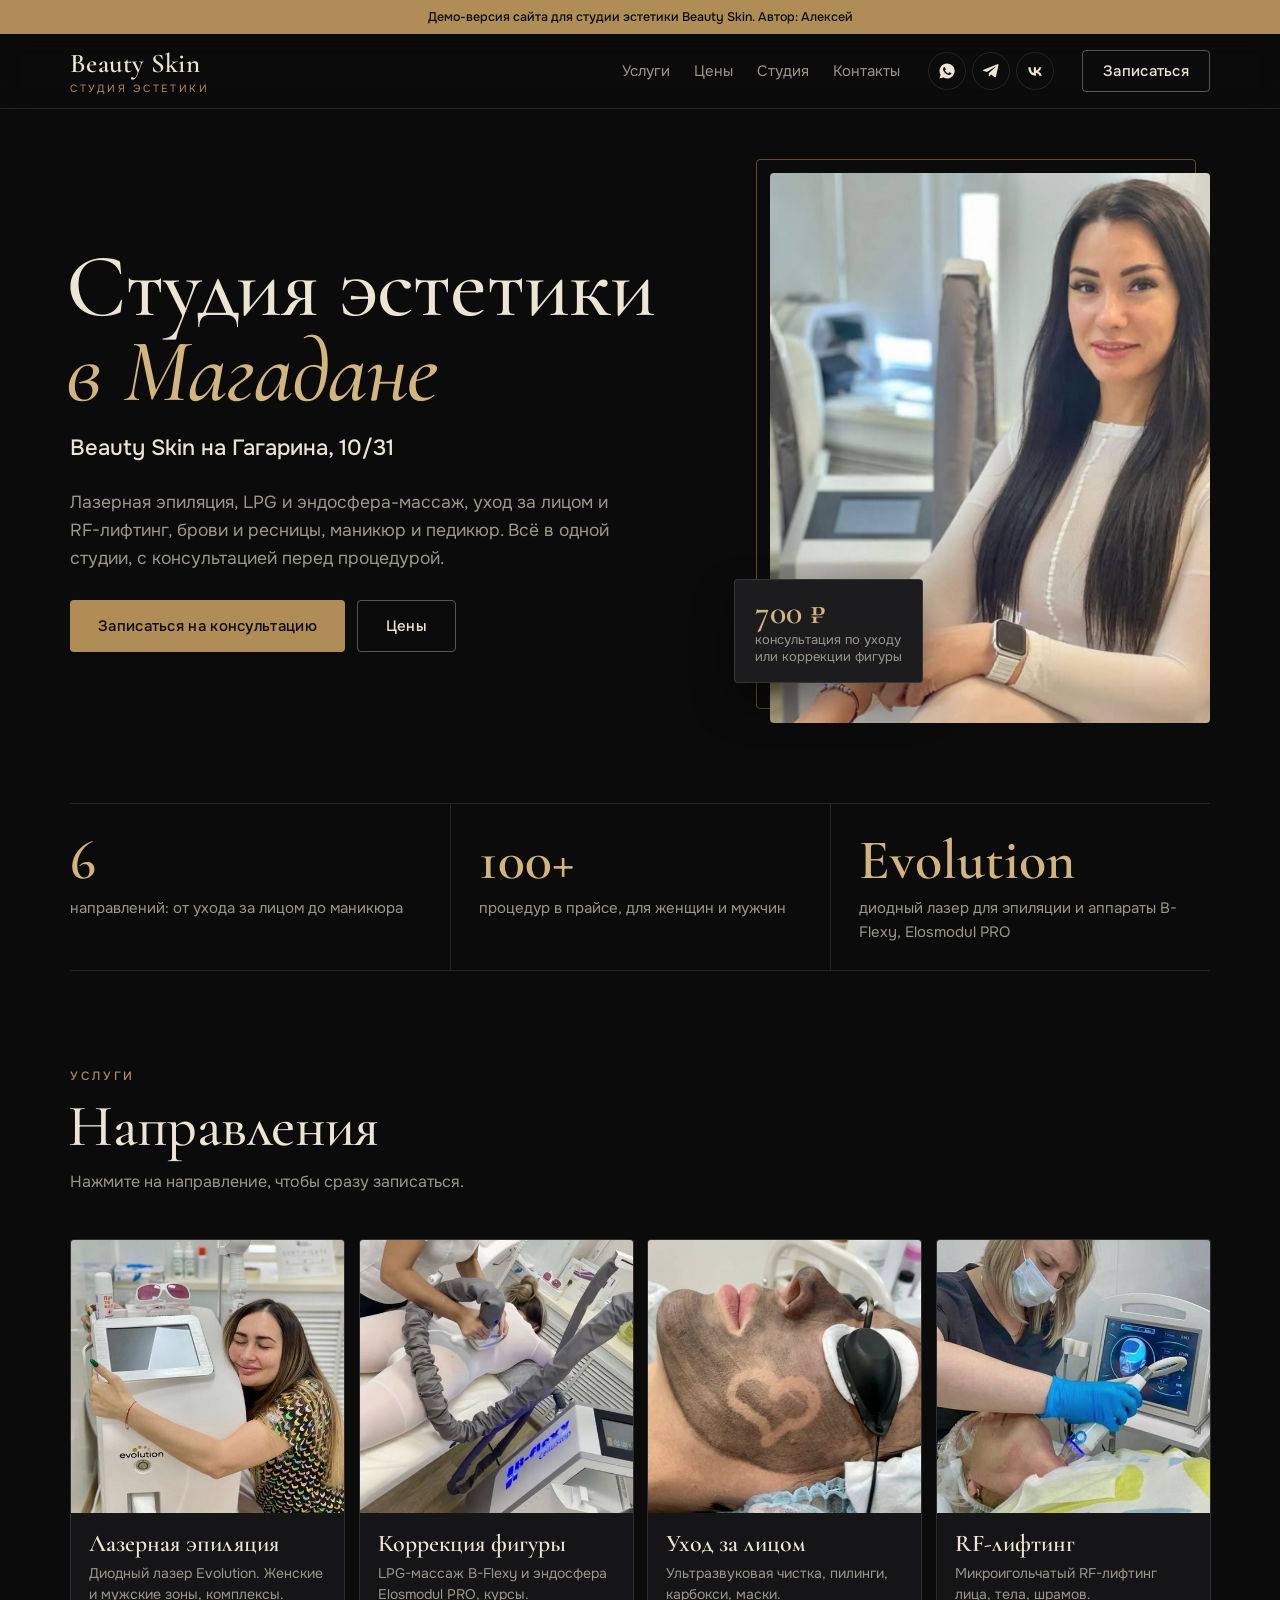
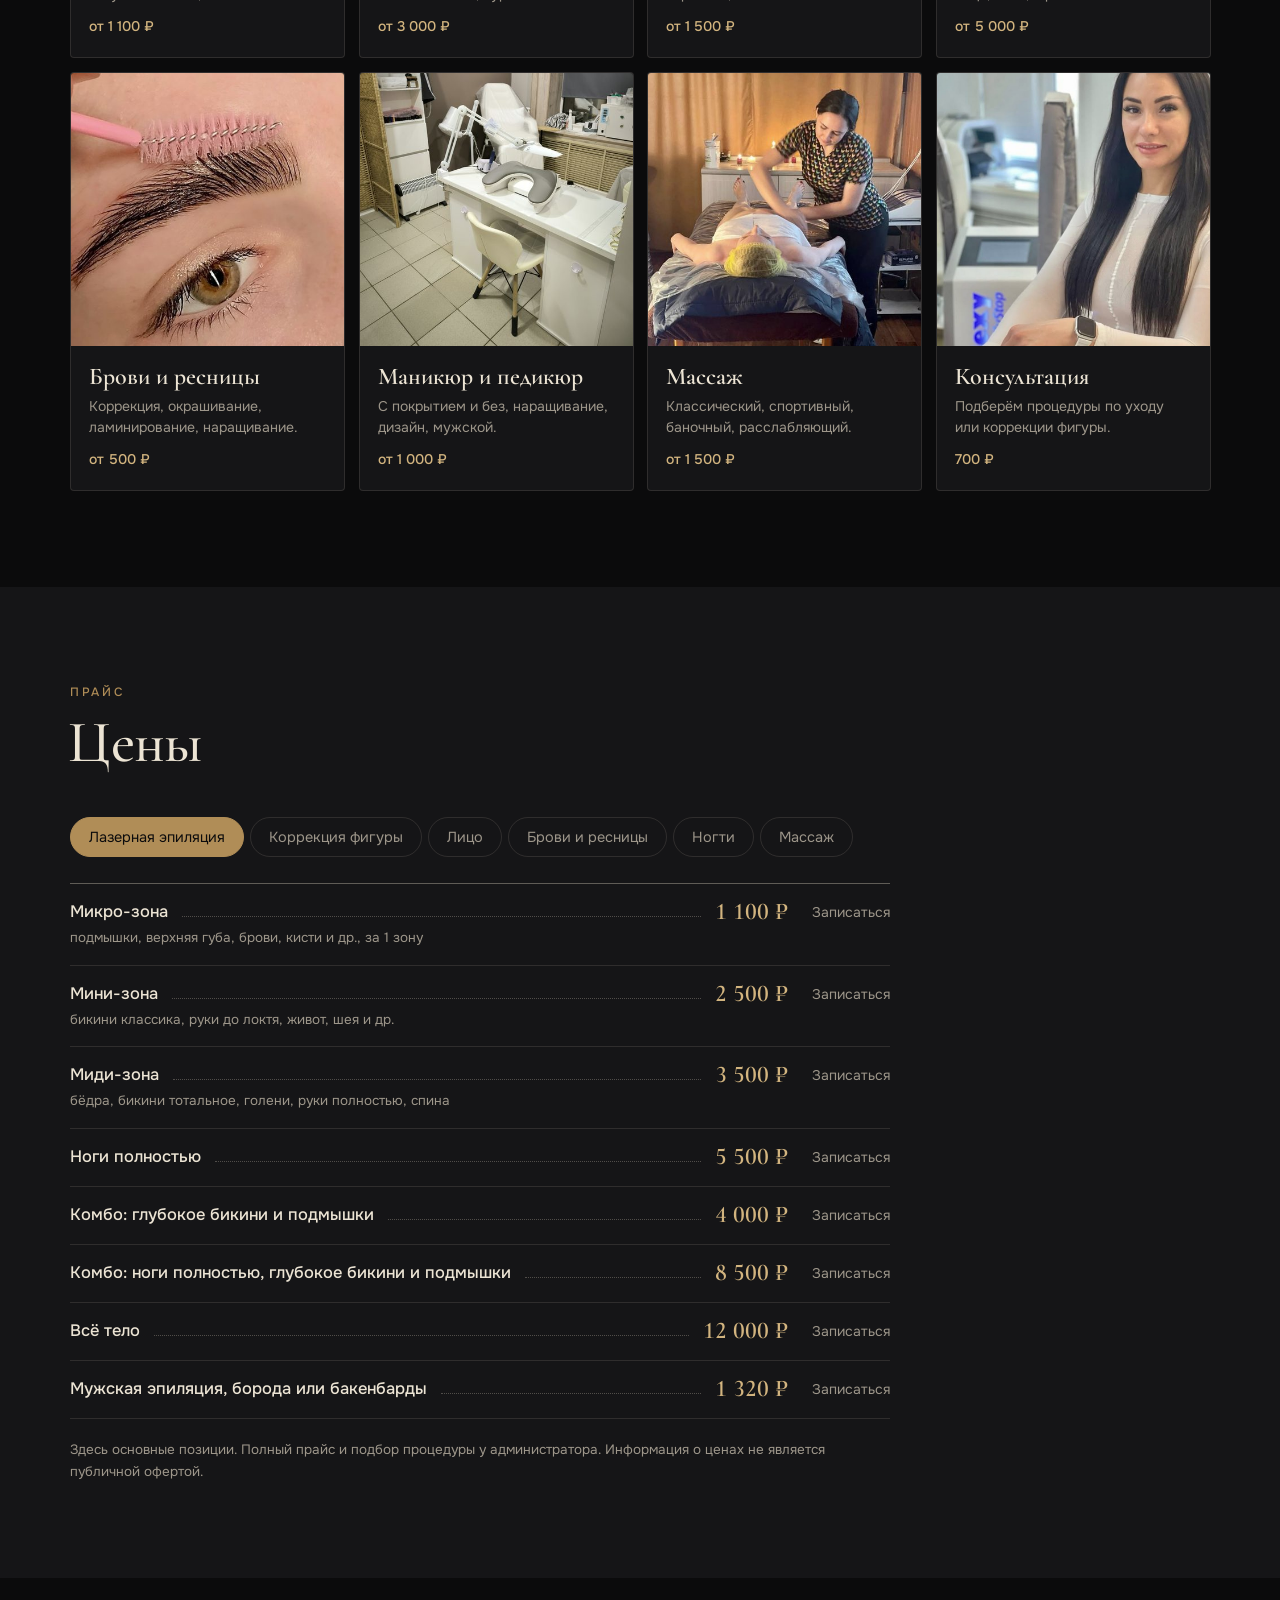
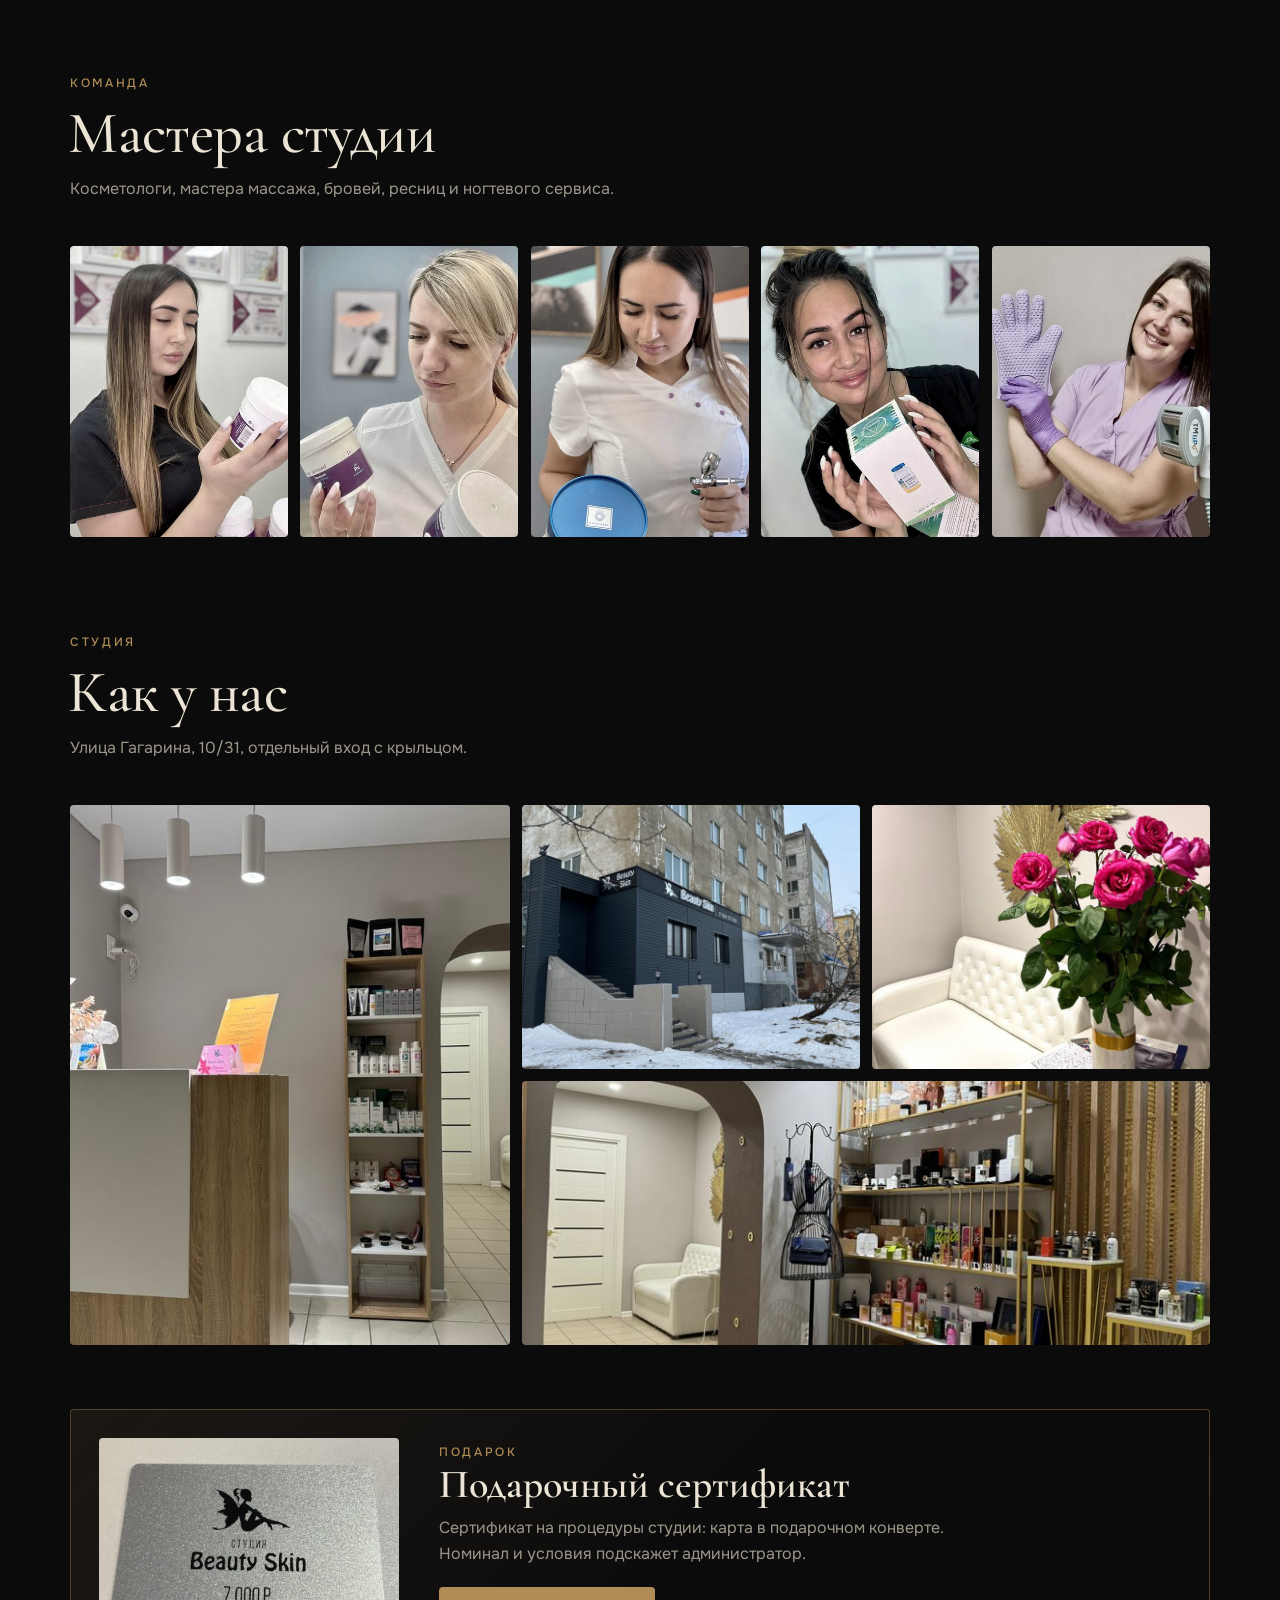
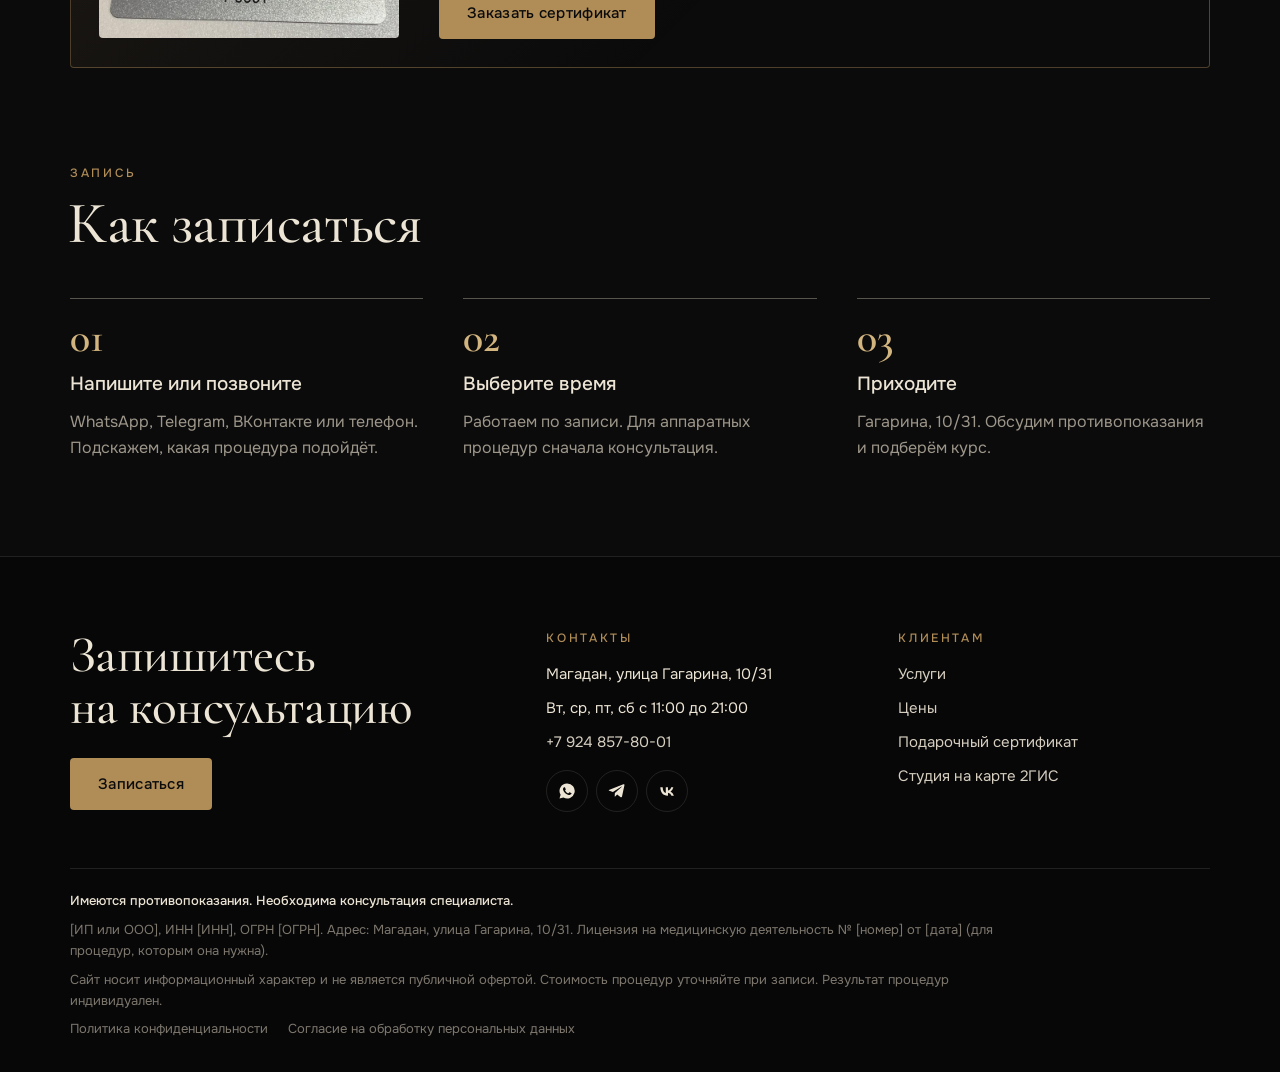
<file: index.html>
<!doctype html>
<html lang="ru">
<head>
<meta charset="utf-8">
<meta name="viewport" content="width=device-width, initial-scale=1">
<meta name="robots" content="noindex, nofollow">
<title>Beauty Skin: студия эстетики в Магадане</title>
<meta name="description" content="Студия эстетики Beauty Skin, Магадан, Гагарина 10/31. Лазерная эпиляция, LPG и эндосфера-массаж, уход за лицом, RF-лифтинг, брови и ресницы, маникюр и педикюр.">
<link rel="icon" href="data:image/svg+xml,%3Csvg xmlns='http://www.w3.org/2000/svg' viewBox='0 0 32 32'%3E%3Crect width='32' height='32' rx='16' fill='%230b0b0c'/%3E%3Ctext x='16' y='21.5' text-anchor='middle' font-family='Georgia' font-size='15' fill='%23b08d57'%3EB%3C/text%3E%3C/svg%3E">
<link rel="preconnect" href="https://fonts.googleapis.com">
<link rel="stylesheet" href="https://fonts.googleapis.com/css2?family=Cormorant+Garamond:wght@500;600&family=Onest:wght@400;500;600&display=swap">
<style>
/* Палитра «чёрный и золото» (как фасад и интерьер студии): тёмная страница, кремовый текст,
   золотые акценты и кнопки, засечки в заголовках. */
:root {
  --bg: #0b0b0c;
  --panel: #151517;
  --panel-2: #1c1c1f;
  --ink: #ece4d4;
  --muted: #9d968a;
  --line: rgba(233,223,204,.12);
  --gold: #b08d57;
  --gold-l: #d2b47f;
  --wa: #25d366; --tg: #2aabee; --vk: #0077ff;
  --f: "Onest", system-ui, -apple-system, "Segoe UI", sans-serif;
  --fd: "Cormorant Garamond", Georgia, "Times New Roman", serif;
  --wrap: 1180px;
}
* { box-sizing: border-box }
html { scroll-behavior: smooth; background: var(--bg) }
body { margin: 0; background: var(--bg); color: var(--ink); font: 400 16px/1.6 var(--f); -webkit-font-smoothing: antialiased }
img { display: block; max-width: 100% }
a { color: inherit }
button { font: inherit; color: inherit }
.wrap { max-width: var(--wrap); margin: 0 auto; padding-inline: 20px }
h1, h2, h3 { margin: 0; font-weight: 500; text-wrap: balance }
h1, h2 { font-family: var(--fd); letter-spacing: -0.01em }
.ico { width: 18px; height: 18px; flex: 0 0 auto; fill: currentColor }
.eyebrow { font-size: 12px; letter-spacing: .22em; text-transform: uppercase; color: var(--gold); font-weight: 500 }

main, footer, header, .demo { position: relative; z-index: 1 }

.demo { background: var(--gold); color: #0b0b0c; font-size: 12.5px; text-align: center; padding: 7px 16px; font-weight: 500 }

header { position: sticky; top: 0; z-index: 30; background: rgba(11,11,12,.82); backdrop-filter: blur(12px); border-bottom: 1px solid var(--line) }
.bar { display: flex; align-items: center; gap: 28px; height: 74px }
.logo { text-decoration: none; display: grid; gap: 4px; line-height: 1; margin-right: auto }
.logo b { font: 600 27px var(--fd); letter-spacing: .01em }
.logo small { font-size: 10.5px; color: var(--gold); letter-spacing: .26em; text-transform: uppercase }
nav { display: flex; gap: 24px; font-size: 15px }
nav a { text-decoration: none; color: var(--muted); transition: color .2s }
nav a:hover { color: var(--ink) }
.icons { display: flex; gap: 6px }
.icons a { width: 38px; height: 38px; border-radius: 50%; display: grid; place-items: center; border: 1px solid var(--line); color: var(--ink); transition: border-color .2s, color .2s }
.icons a:hover { border-color: var(--gold); color: var(--gold-l) }
@media (max-width: 960px) { nav { display: none } .bar { gap: 12px } }
@media (max-width: 560px) { .icons .vk, .bar .btn-out { display: none } .logo b { font-size: 24px } }

/* кнопки: тонкие, с небольшим скруглением */
.btn, .btn-out { display: inline-flex; align-items: center; justify-content: center; gap: 8px; height: 52px; padding: 0 28px; border-radius: 4px; font: 500 15px var(--f); letter-spacing: .02em; text-decoration: none; cursor: pointer; white-space: nowrap; transition: background .25s, color .25s, transform .15s, box-shadow .25s, border-color .25s }
.btn { background: var(--gold); color: #0b0b0c; border: 0 }
.btn:hover { background: var(--gold-l); box-shadow: 0 10px 30px rgba(176,141,87,.25) }
.btn-out { background: transparent; color: var(--ink); border: 1px solid rgba(233,223,204,.35) }
.btn-out:hover { border-color: var(--gold); color: var(--gold-l) }
.btn:active, .btn-out:active { transform: scale(.97) }
.bar .btn-out { height: 42px; padding: 0 20px }

/* первый экран */
.hero { display: grid; grid-template-columns: minmax(0, 1.1fr) minmax(0, .9fr); gap: 56px; align-items: center; padding-block: 64px 80px }
.hero-text { display: grid; gap: 24px }
.hero h1 { font-size: clamp(50px, 7vw, 100px); line-height: .95; margin-left: -0.04em }
.hero h1 em { font-style: italic; color: var(--gold-l) }
.hero .who { margin: -4px 0 0; font: 500 clamp(18px, 1.8vw, 22px)/1.35 var(--f); color: var(--ink) }
.hero p { margin: 0; font-size: 17.5px; color: var(--muted); max-width: 32em }
.cta { display: flex; flex-wrap: wrap; gap: 12px; margin-top: 4px }
.shot { position: relative; justify-self: end; width: min(100%, 440px) }
.shot .frame { position: relative; border-radius: 4px; overflow: hidden; aspect-ratio: 4 / 5 }
.shot .frame img { width: 100%; height: 100%; object-fit: cover }
.shot::before { content: ""; position: absolute; inset: -14px 14px 14px -14px; border: 1px solid rgba(176,141,87,.5); border-radius: 4px; pointer-events: none }
.tag { position: absolute; left: -36px; bottom: 40px; background: var(--panel-2); border: 1px solid var(--line); border-radius: 4px; padding: 16px 20px; display: grid; gap: 2px; box-shadow: 0 20px 40px rgba(0,0,0,.45) }
.tag b { font: 600 34px/1 var(--fd); color: var(--gold-l) }
.tag span { font-size: 13px; line-height: 1.3; color: var(--muted) }
@media (max-width: 900px) {
  .hero { grid-template-columns: minmax(0, 1fr); gap: 40px; padding-block: 36px 56px }
  .shot { justify-self: center; width: min(100% - 14px, 380px) }
  .tag { left: -8px }
}

.facts { display: grid; grid-template-columns: repeat(3, minmax(0, 1fr)); border-block: 1px solid var(--line) }
.fact { padding: 28px 28px 26px; display: grid; gap: 8px; align-content: start }
.fact + .fact { border-left: 1px solid var(--line) }
.fact:first-child { padding-left: 0 }
.fact b { font: 600 clamp(38px, 4.4vw, 56px)/1 var(--fd); color: var(--gold-l) }
.fact span { color: var(--muted); font-size: 15px }
@media (max-width: 720px) { .facts { grid-template-columns: minmax(0, 1fr) } .fact + .fact { border-left: 0; border-top: 1px solid var(--line) } .fact { padding-inline: 0 } }

section { padding-block: 96px }
.sec-head { display: grid; gap: 12px; margin-bottom: 44px }
.sec-head h2 { font-size: clamp(38px, 4.6vw, 62px); line-height: 1; margin-left: -0.03em }
.sec-head p { margin: 0; color: var(--muted); max-width: 38em }

/* направления */
.dirs { display: grid; grid-template-columns: repeat(4, minmax(0, 1fr)); gap: 14px }
@media (max-width: 1000px) { .dirs { grid-template-columns: repeat(2, minmax(0, 1fr)) } }
@media (max-width: 520px) { .dirs { grid-template-columns: minmax(0, 1fr) } }
.dir { position: relative; background: var(--panel); border: 1px solid var(--line); border-radius: 4px; overflow: hidden; display: flex; flex-direction: column; text-align: left; padding: 0; cursor: pointer; transition: border-color .3s }
.dir:hover { border-color: rgba(176,141,87,.55) }
.dir .ph { aspect-ratio: 1; overflow: hidden }
.dir .ph img { width: 100%; height: 100%; object-fit: cover; filter: saturate(.9); transition: transform .8s cubic-bezier(.2,.7,.2,1) }
.dir:hover .ph img { transform: scale(1.06) }
.dir .tx { padding: 18px 18px 20px; display: grid; gap: 6px }
.dir h3 { font: 600 24px/1.1 var(--fd) }
.dir p { margin: 0; color: var(--muted); font-size: 14px; line-height: 1.5 }
.dir .from { color: var(--gold-l); font-size: 14px; font-weight: 500; margin-top: 4px }

/* прайс */
.price-sec { background: var(--panel) }
.tabs { display: flex; gap: 6px; flex-wrap: wrap; margin-bottom: 26px }
.tabs button { border: 1px solid var(--line); background: transparent; height: 40px; padding: 0 18px; border-radius: 999px; font-size: 14.5px; cursor: pointer; white-space: nowrap; color: var(--muted); transition: background .2s, color .2s, border-color .2s }
.tabs button:hover { color: var(--ink); border-color: rgba(233,223,204,.3) }
.tabs button[aria-selected="true"] { background: var(--gold); border-color: var(--gold); color: #0b0b0c }
/* прайс узкой колонкой: название и цена связаны точечной линией, кнопка сразу за ценой */
.plist { max-width: 820px; border-top: 1px solid rgba(233,223,204,.35) }
.pr { display: grid; grid-template-columns: auto minmax(28px, 1fr) auto auto; column-gap: 14px; align-items: start; padding-block: 16px; border-bottom: 1px solid var(--line) }
.pr .nm { max-width: 30em }
.pr b { font-weight: 500; font-size: 16.5px; line-height: 1.45 }
.pr small { grid-column: 1 / 3; grid-row: 2; color: var(--muted); font-size: 13.5px; margin-top: 2px }
.pr .lead { height: 17px; border-bottom: 1px dotted rgba(233,223,204,.28) }
.pr .sum { font: 600 24px/24px var(--fd); color: var(--gold-l); white-space: nowrap; font-variant-numeric: lining-nums tabular-nums }
.pr button { border: 0; background: none; color: var(--muted); font-size: 14px; line-height: 24px; cursor: pointer; padding: 0; margin-left: 10px; border-bottom: 1px solid transparent; transition: color .2s, border-color .2s }
.pr button:hover { color: var(--gold-l); border-color: var(--gold) }
@media (max-width: 600px) { .pr { grid-template-columns: minmax(0, auto) minmax(16px, 1fr) auto; row-gap: 4px } .pr small { grid-column: 1 / -1 } .pr button { grid-column: 1; grid-row: 3; margin-left: 0; justify-self: start } }
.p-note { margin: 20px 0 0; font-size: 13.5px; color: var(--muted); max-width: 820px }

/* мастера */
.team { display: grid; grid-template-columns: repeat(5, minmax(0, 1fr)); gap: 12px }
@media (max-width: 900px) { .team { grid-template-columns: repeat(3, minmax(0, 1fr)) } }
@media (max-width: 520px) { .team { grid-template-columns: repeat(2, minmax(0, 1fr)) } }
.team div { position: relative; border-radius: 4px; overflow: hidden; aspect-ratio: 3 / 4 }
.team img { width: 100%; height: 100%; object-fit: cover; filter: grayscale(.35) contrast(1.02); transition: filter .5s }
.team div:hover img { filter: none }

/* студия: фото и сертификат */
.studio { display: grid; grid-template-columns: 1.3fr 1fr 1fr; grid-template-rows: 1fr 1fr; gap: 12px; height: 540px }
.studio div { position: relative; border-radius: 4px; overflow: hidden }
.studio div:first-child { grid-row: span 2 }
.studio img { width: 100%; height: 100%; object-fit: cover; transition: transform .8s cubic-bezier(.2,.7,.2,1) }
.studio div:hover img { transform: scale(1.04) }
@media (max-width: 760px) { .studio { grid-template-columns: 1fr 1fr; grid-template-rows: 240px 200px 200px; height: auto } .studio div:first-child { grid-column: span 2; grid-row: auto } }
.cert { display: grid; grid-template-columns: 300px minmax(0, 1fr); gap: 40px; align-items: center; margin-top: 64px; padding: 28px; border: 1px solid rgba(176,141,87,.4); border-radius: 4px; background: linear-gradient(135deg, rgba(176,141,87,.10), rgba(176,141,87,0) 60%) }
.cert img { border-radius: 4px; aspect-ratio: 3 / 2; object-fit: cover; width: 100% }
.cert h3 { font: 600 clamp(30px, 3.2vw, 40px)/1.05 var(--fd) }
.cert p { margin: 10px 0 20px; color: var(--muted); max-width: 32em }
@media (max-width: 760px) { .cert { grid-template-columns: minmax(0, 1fr); gap: 22px } .cert img { max-width: 260px } }

.steps { display: grid; grid-template-columns: repeat(3, minmax(0, 1fr)); gap: 40px }
@media (max-width: 800px) { .steps { grid-template-columns: minmax(0, 1fr); gap: 28px } }
.step { display: grid; gap: 10px; align-content: start; border-top: 1px solid rgba(233,223,204,.35); padding-top: 18px }
.step .n { font: 600 42px/1 var(--fd); color: var(--gold-l) }
.step h3 { font-size: 19px; font-weight: 500 }
.step p { margin: 0; color: var(--muted) }

footer { background: #070708; border-top: 1px solid var(--line); padding-block: 72px 32px }
footer a { color: inherit }
.f-top { display: grid; grid-template-columns: 1.4fr 1fr 1fr; gap: 40px; align-items: start }
@media (max-width: 860px) { .f-top { grid-template-columns: minmax(0, 1fr) } }
.f-top h2 { font-size: clamp(36px, 4vw, 52px); line-height: 1.02 }
.f-top .btn { margin-top: 24px }
.fcol { display: grid; gap: 10px; font-size: 15px; align-content: start }
.fcol h4 { margin: 0 0 4px; font-size: 12px; letter-spacing: .22em; text-transform: uppercase; color: var(--gold); font-weight: 500 }
.fcol a { text-decoration: none; opacity: .9 }
.fcol a:hover { opacity: 1; color: var(--gold-l) }
.soc { display: flex; gap: 8px; margin-top: 6px }
.soc a { width: 42px; height: 42px; border-radius: 50%; display: grid; place-items: center; border: 1px solid var(--line); opacity: 1 }
.soc a:hover { border-color: var(--gold); color: var(--gold-l) }
.legal { border-top: 1px solid var(--line); margin-top: 56px; padding-top: 22px; display: grid; gap: 8px; font-size: 13px; color: #7d776d }
.legal p { margin: 0; max-width: 72em }
.legal strong { color: var(--ink); font-weight: 500 }
.legal nav { display: flex; gap: 20px; flex-wrap: wrap; font-size: 13px }
.legal nav a { color: #7d776d }

/* окно записи */
.sheet-bg { position: fixed; inset: 0; background: rgba(0,0,0,.6); z-index: 50; opacity: 0; pointer-events: none; transition: opacity .25s }
.sheet { position: fixed; left: 50%; bottom: 0; z-index: 51; width: min(440px, 100%); transform: translate(-50%, 104%); background: var(--panel-2); border: 1px solid var(--line); border-radius: 14px 14px 0 0; padding: 22px 22px calc(22px + env(safe-area-inset-bottom, 0px)); transition: transform .35s cubic-bezier(.2,.8,.2,1) }
@media (min-width: 700px) { .sheet { bottom: 50%; border-radius: 14px; transform: translate(-50%, 60%) scale(.96); opacity: 0; transition: transform .3s cubic-bezier(.2,.8,.2,1), opacity .25s } }
.open .sheet-bg { opacity: 1; pointer-events: auto }
.sheet { pointer-events: none } .open .sheet { pointer-events: auto } /* скрытое окно не должно ловить мышь */
.open .sheet { transform: translate(-50%, 0) }
@media (min-width: 700px) { .open .sheet { transform: translate(-50%, 50%) scale(1); opacity: 1 } }
.sheet-top { display: flex; gap: 12px; align-items: start; margin-bottom: 18px }
.sheet-top b { display: block; font: 600 28px/1.1 var(--fd); margin-top: 4px }
.x { margin-left: auto; width: 36px; height: 36px; border-radius: 50%; border: 1px solid var(--line); background: transparent; color: var(--ink); cursor: pointer; font-size: 16px; line-height: 1; flex: 0 0 auto }
.via { display: grid; gap: 8px }
.via a, .via button { display: flex; align-items: center; gap: 12px; height: 54px; padding: 0 16px; border-radius: 8px; border: 1px solid var(--line); background: transparent; color: var(--ink); text-decoration: none; font-weight: 500; font-size: 16px; cursor: pointer; transition: border-color .2s, background .2s }
.via a:hover, .via button:hover { border-color: var(--gold); background: rgba(176,141,87,.06) }
.via .badge { width: 32px; height: 32px; border-radius: 50%; display: grid; place-items: center; color: #fff }
.via .hint { margin-left: auto; color: var(--muted); font-weight: 400; font-size: 13px }
.note { font-size: 12.5px; color: var(--muted); margin: 14px 0 0 }
.note a { color: var(--muted) }
.toast { position: fixed; left: 50%; top: 18px; transform: translate(-50%, -80px); background: var(--gold); color: #0b0b0c; padding: 10px 18px; border-radius: 999px; z-index: 60; font-size: 14px; transition: transform .3s }
.toast.on { transform: translate(-50%, 0) }

.mbar { display: none }
@media (max-width: 680px) {
  .mbar { display: flex; gap: 8px; position: fixed; left: 12px; right: 12px; bottom: calc(env(safe-area-inset-bottom, 0px) + 12px); z-index: 40 }
  .mbar .btn { flex: 1; height: 54px; box-shadow: 0 10px 28px rgba(0,0,0,.5) }
  .mbar .sq { flex: 0 0 54px; height: 54px; border-radius: 4px; display: grid; place-items: center; color: #fff; box-shadow: 0 10px 28px rgba(0,0,0,.5) }
  footer { padding-bottom: 100px }
}

/* наклон за курсором */
.tilt { will-change: transform; transition: transform .5s cubic-bezier(.2,.7,.2,1) }
.tilt.moving { transition: transform .08s linear }
.tilt::after { content: ""; position: absolute; inset: 0; border-radius: inherit; pointer-events: none; opacity: 0; transition: opacity .3s;
  background: radial-gradient(circle 240px at var(--gx, 50%) var(--gy, 50%), rgba(233,223,204,.14), transparent 60%) }
.tilt.moving::after { opacity: 1 }

/* проявление: заголовки из размытия, остальное снизу */
.js .rise { opacity: 0; transform: translateY(20px); transition: opacity .6s ease, transform .6s cubic-bezier(.2,.7,.2,1) }
.js .rise.in { opacity: 1; transform: none }
.js .unblur { opacity: 0; filter: blur(6px); transform: translateY(6px); transition: opacity .3s ease, filter .3s ease, transform .3s cubic-bezier(.2,.7,.2,1) }
.js .unblur.in { opacity: 1; filter: blur(0); transform: none }
@keyframes up { from { opacity: 0; transform: translateY(24px) } to { opacity: 1; transform: none } }
@keyframes clear { from { opacity: 0; filter: blur(16px) } to { opacity: 1; filter: blur(0) } }
.hero-text > * { animation: up .9s cubic-bezier(.2,.7,.2,1) both }
.hero h1 { animation: clear .8s ease both }
.hero-text > *:nth-child(2) { animation-delay: .25s } .hero-text > *:nth-child(3) { animation-delay: .35s } .hero-text > *:nth-child(4) { animation-delay: .45s }
.shot .frame img { animation: clear .9s ease .1s both }
.tag { animation: up .8s cubic-bezier(.2,.7,.2,1) .8s both }
@media (prefers-reduced-motion: reduce) {
  *, *::before, *::after { animation: none !important; transition: none !important }
  .js .rise, .js .unblur { opacity: 1; transform: none; filter: none }
}
:focus-visible { outline: 2px solid var(--gold); outline-offset: 3px }
</style>
</head>
<body>

<svg width="0" height="0" style="position:absolute" aria-hidden="true">
  <symbol id="i-wa" viewBox="0 0 24 24"><path d="M12 2a9.9 9.9 0 0 0-8.5 15L2 22l5.2-1.4A10 10 0 1 0 12 2Zm5.4 14c-.2.6-1.3 1.2-1.8 1.3-.5 0-1 .2-3.2-.7-2.7-1.1-4.4-3.9-4.6-4.1-.1-.2-1.1-1.5-1.1-2.8 0-1.4.7-2 1-2.3.2-.3.5-.3.7-.3h.5c.2 0 .4 0 .6.5l.8 2c.1.2.1.4 0 .5l-.3.5-.4.4c-.1.1-.3.3-.1.6.2.3.8 1.2 1.6 1.9 1.1 1 2 1.3 2.3 1.4.3.2.5.1.6 0l.9-1c.2-.3.4-.2.6-.1l1.9.9c.3.1.5.2.5.3.1.2.1.8-.1 1.4Z"/></symbol>
  <symbol id="i-tg" viewBox="0 0 24 24"><path d="m21.9 4.4-3.2 15c-.2 1.1-.9 1.3-1.7.8l-4.8-3.5-2.3 2.2c-.3.3-.5.5-1 .5l.3-4.9 8.9-8c.4-.4-.1-.6-.6-.2l-11 6.9-4.7-1.5c-1-.3-1-1 .2-1.5L20.5 3c.9-.3 1.7.2 1.4 1.4Z"/></symbol>
  <symbol id="i-vk" viewBox="0 0 24 24"><path d="M12.9 18.2C6.8 18.2 3.3 14 3.1 7h3.1c.1 5.1 2.4 7.3 4.2 7.7V7h2.9v4.4c1.8-.2 3.7-2.2 4.3-4.4h2.9a8.6 8.6 0 0 1-3.9 5.6 9 9 0 0 1 4.6 5.6h-3.2a5.6 5.6 0 0 0-4.7-4v4h-.4Z"/></symbol>
  <symbol id="i-tel" viewBox="0 0 24 24"><path d="M6.6 10.8a15.1 15.1 0 0 0 6.6 6.6l2.2-2.2c.3-.3.7-.4 1-.2 1.1.4 2.3.6 3.6.6.6 0 1 .4 1 1V20c0 .6-.4 1-1 1A17 17 0 0 1 3 4c0-.6.4-1 1-1h3.5c.6 0 1 .4 1 1 0 1.2.2 2.4.6 3.6.1.3 0 .7-.2 1l-2.3 2.2Z"/></symbol>
</svg>

<div class="demo">Демо-версия сайта для студии эстетики Beauty Skin. Автор: Алексей</div>

<header>
  <div class="wrap bar">
    <a class="logo" href="#top"><b>Beauty Skin</b><small>студия эстетики</small></a>
    <nav aria-label="Разделы"><a href="#dirs">Услуги</a><a href="#prices">Цены</a><a href="#studio">Студия</a><a href="#contacts">Контакты</a></nav>
    <div class="icons">
      <a class="wa" href="https://wa.me/79248578001" target="_blank" rel="noopener" aria-label="WhatsApp"><svg class="ico"><use href="#i-wa"/></svg></a>
      <a class="tg" href="https://t.me/beautyskinmgdn" target="_blank" rel="noopener" aria-label="Telegram"><svg class="ico"><use href="#i-tg"/></svg></a>
      <a class="vk" href="https://vk.com/beautyskin_mgd" target="_blank" rel="noopener" aria-label="ВКонтакте"><svg class="ico"><use href="#i-vk"/></svg></a>
    </div>
    <button class="btn-out" type="button" data-book="Консультация">Записаться</button>
  </div>
</header>

<main id="top">
  <div class="wrap hero">
    <div class="hero-text">
      <h1>Студия эстетики <em>в&nbsp;Магадане</em></h1>
      <p class="who">Beauty Skin на Гагарина, 10/31</p>
      <p>Лазерная эпиляция, LPG и эндосфера-массаж, уход за лицом и RF-лифтинг, брови и ресницы, маникюр и педикюр. Всё в одной студии, с консультацией перед процедурой.</p>
      <div class="cta">
        <button class="btn" type="button" data-book="Консультация">Записаться на консультацию</button>
        <a class="btn-out" href="#prices">Цены</a>
      </div>
    </div>
    <div class="shot">
      <div class="frame"><img src="img/hero.jpg" alt="Студия эстетики Beauty Skin"></div>
      <div class="tag"><b>700 ₽</b><span>консультация по уходу<br>или коррекции фигуры</span></div>
    </div>
  </div>

  <div class="wrap">
    <div class="facts">
      <div class="fact rise"><b>6</b><span>направлений: от ухода за лицом до маникюра</span></div>
      <div class="fact rise"><b>100+</b><span>процедур в прайсе, для женщин и мужчин</span></div>
      <div class="fact rise"><b>Evolution</b><span>диодный лазер для эпиляции и аппараты B-Flexy, Elosmodul PRO</span></div>
    </div>
  </div>

  <section id="dirs">
    <div class="wrap">
      <div class="sec-head"><span class="eyebrow rise">Услуги</span><h2 class="unblur">Направления</h2><p class="rise">Нажмите на направление, чтобы сразу записаться.</p></div>
      <div class="dirs" id="dirs-list"></div>
    </div>
  </section>

  <section class="price-sec" id="prices">
    <div class="wrap">
      <div class="sec-head"><span class="eyebrow rise">Прайс</span><h2 class="unblur">Цены</h2></div>
      <div class="tabs" role="tablist" id="tabs"></div>
      <div class="plist" id="plist"></div>
      <p class="p-note">Здесь основные позиции. Полный прайс и подбор процедуры у администратора. Информация о ценах не является публичной офертой.</p>
    </div>
  </section>

  <section id="team" style="padding-bottom:0">
    <div class="wrap">
      <div class="sec-head"><span class="eyebrow rise">Команда</span><h2 class="unblur">Мастера студии</h2><p class="rise">Косметологи, мастера массажа, бровей, ресниц и ногтевого сервиса.</p></div>
      <div class="team">
        <div><img src="img/t1.jpg" alt="Мастер студии" loading="lazy"></div>
        <div><img src="img/t2.jpg" alt="Мастер студии" loading="lazy"></div>
        <div><img src="img/t3.jpg" alt="Мастер студии" loading="lazy"></div>
        <div><img src="img/t4.jpg" alt="Мастер студии" loading="lazy"></div>
        <div><img src="img/t5.jpg" alt="Мастер студии" loading="lazy"></div>
      </div>
    </div>
  </section>

  <section id="studio">
    <div class="wrap">
      <div class="sec-head"><span class="eyebrow rise">Студия</span><h2 class="unblur">Как у нас</h2><p class="rise">Улица Гагарина, 10/31, отдельный вход с крыльцом.</p></div>
      <div class="studio rise">
        <div><img src="img/g_desk.jpg" alt="Ресепшен студии" loading="lazy"></div>
        <div><img src="img/g_facade.jpg" alt="Вход в студию с улицы" loading="lazy"></div>
        <div><img src="img/g_flowers.jpg" alt="Зона ожидания" loading="lazy"></div>
        <div style="grid-column: span 2"><img src="img/g_shop.jpg" alt="Витрина с уходовой косметикой" loading="lazy"></div>
      </div>
      <div class="cert rise">
        <img src="img/cert.jpg" alt="Подарочный сертификат Beauty Skin" loading="lazy">
        <div>
          <span class="eyebrow">Подарок</span>
          <h3>Подарочный сертификат</h3>
          <p>Сертификат на процедуры студии: карта в подарочном конверте. Номинал и условия подскажет администратор.</p>
          <button class="btn" type="button" data-book="Подарочный сертификат">Заказать сертификат</button>
        </div>
      </div>
    </div>
  </section>

  <section id="how" style="padding-top:0">
    <div class="wrap">
      <div class="sec-head"><span class="eyebrow rise">Запись</span><h2 class="unblur">Как записаться</h2></div>
      <div class="steps">
        <div class="step rise"><span class="n">01</span><h3>Напишите или позвоните</h3><p>WhatsApp, Telegram, ВКонтакте или телефон. Подскажем, какая процедура подойдёт.</p></div>
        <div class="step rise"><span class="n">02</span><h3>Выберите время</h3><p>Работаем по записи. Для аппаратных процедур сначала консультация.</p></div>
        <div class="step rise"><span class="n">03</span><h3>Приходите</h3><p>Гагарина, 10/31. Обсудим противопоказания и подберём курс.</p></div>
      </div>
    </div>
  </section>
</main>

<footer id="contacts">
  <div class="wrap">
    <div class="f-top">
      <div>
        <h2>Запишитесь на&nbsp;консультацию</h2>
        <button class="btn" type="button" data-book="Консультация">Записаться</button>
      </div>
      <div class="fcol">
        <h4>Контакты</h4>
        <span>Магадан, улица Гагарина, 10/31</span>
        <span>Вт, ср, пт, сб с 11:00 до 21:00</span>
        <a href="tel:+79248578001">+7 924 857-80-01</a>
        <div class="soc">
          <a href="https://wa.me/79248578001" target="_blank" rel="noopener" aria-label="WhatsApp"><svg class="ico"><use href="#i-wa"/></svg></a>
          <a href="https://t.me/beautyskinmgdn" target="_blank" rel="noopener" aria-label="Telegram"><svg class="ico"><use href="#i-tg"/></svg></a>
          <a href="https://vk.com/beautyskin_mgd" target="_blank" rel="noopener" aria-label="ВКонтакте"><svg class="ico"><use href="#i-vk"/></svg></a>
        </div>
      </div>
      <div class="fcol">
        <h4>Клиентам</h4>
        <a href="#dirs">Услуги</a>
        <a href="#prices">Цены</a>
        <a href="#studio">Подарочный сертификат</a>
        <a href="https://2gis.ru/magadan/firm/70000001063161707" target="_blank" rel="noopener">Студия на карте 2ГИС</a>
      </div>
    </div>
    <div class="legal">
      <p><strong>Имеются противопоказания. Необходима консультация специалиста.</strong></p>
      <p>[ИП или ООО], ИНН [ИНН], ОГРН [ОГРН]. Адрес: Магадан, улица Гагарина, 10/31. Лицензия на медицинскую деятельность № [номер] от [дата] (для процедур, которым она нужна).</p>
      <p>Сайт носит информационный характер и не является публичной офертой. Стоимость процедур уточняйте при записи. Результат процедур индивидуален.</p>
      <nav aria-label="Документы"><a href="privacy.html">Политика конфиденциальности</a><a href="consent.html">Согласие на обработку персональных данных</a></nav>
    </div>
  </div>
</footer>

<div class="mbar">
  <button class="btn" type="button" data-book="Консультация">Записаться</button>
  <a class="sq" style="background:var(--wa)" href="https://wa.me/79248578001" target="_blank" rel="noopener" aria-label="WhatsApp"><svg class="ico"><use href="#i-wa"/></svg></a>
  <a class="sq" style="background:var(--panel-2);border:1px solid var(--line)" href="tel:+79248578001" aria-label="Позвонить"><svg class="ico"><use href="#i-tel"/></svg></a>
</div>

<div id="order" aria-hidden="true">
  <div class="sheet-bg" data-close></div>
  <div class="sheet" role="dialog" aria-modal="true" aria-labelledby="o-name">
    <div class="sheet-top">
      <div><span class="eyebrow">Запись</span><b id="o-name"></b></div>
      <button class="x" data-close aria-label="Закрыть">&#x2715;</button>
    </div>
    <div class="via">
      <a id="o-wa" target="_blank" rel="noopener"><span class="badge" style="background:var(--wa)"><svg class="ico"><use href="#i-wa"/></svg></span>WhatsApp<span class="hint">текст уже готов</span></a>
      <button id="o-tg" type="button"><span class="badge" style="background:var(--tg)"><svg class="ico"><use href="#i-tg"/></svg></span>Telegram<span class="hint">скопируем текст</span></button>
      <button id="o-vk" type="button"><span class="badge" style="background:var(--vk)"><svg class="ico"><use href="#i-vk"/></svg></span>ВКонтакте<span class="hint">скопируем текст</span></button>
      <a href="tel:+79248578001"><span class="badge" style="background:#2a2a2e"><svg class="ico"><use href="#i-tel"/></svg></span>Позвонить<span class="hint">+7 924 857-80-01</span></a>
    </div>
    <p class="note">Записываясь, вы соглашаетесь с <a href="privacy.html">политикой конфиденциальности</a> и <a href="consent.html">обработкой персональных данных</a>.</p>
  </div>
</div>
<div class="toast" id="toast"></div>

<script>
document.documentElement.classList.add("js");
// Направления и цены: из прайса студии в 2ГИС (обновлён 15.10.2026), основные позиции.
const DIRS = [
  { img: "laser.jpg", name: "Лазерная эпиляция", text: "Диодный лазер Evolution. Женские и мужские зоны, комплексы.", from: 1100 },
  { img: "lpg.jpg", name: "Коррекция фигуры", text: "LPG-массаж B-Flexy и эндосфера Elosmodul PRO, курсы.", from: 3000 },
  { img: "face.jpg", name: "Уход за лицом", text: "Ультразвуковая чистка, пилинги, карбокси, маски.", from: 1500 },
  { img: "rf.jpg", name: "RF-лифтинг", text: "Микроигольчатый RF-лифтинг лица, тела, шрамов.", from: 5000 },
  { img: "brows.jpg", name: "Брови и ресницы", text: "Коррекция, окрашивание, ламинирование, наращивание.", from: 500 },
  { img: "nails.jpg", name: "Маникюр и педикюр", text: "С покрытием и без, наращивание, дизайн, мужской.", from: 1000 },
  { img: "massage.jpg", name: "Массаж", text: "Классический, спортивный, баночный, расслабляющий.", from: 1500 },
  { img: "hero.jpg", name: "Консультация", text: "Подберём процедуры по уходу или коррекции фигуры.", from: 700, exact: true },
];
const PRICES = {
  "Лазерная эпиляция": [
    ["Микро-зона", 1100, "подмышки, верхняя губа, брови, кисти и др., за 1 зону"],
    ["Мини-зона", 2500, "бикини классика, руки до локтя, живот, шея и др."],
    ["Миди-зона", 3500, "бёдра, бикини тотальное, голени, руки полностью, спина"],
    ["Ноги полностью", 5500],
    ["Комбо: глубокое бикини и подмышки", 4000],
    ["Комбо: ноги полностью, глубокое бикини и подмышки", 8500],
    ["Всё тело", 12000],
    ["Мужская эпиляция, борода или бакенбарды", 1320],
  ],
  "Коррекция фигуры": [
    ["LPG-массаж B-Flexy, 45 минут", 3000],
    ["Эндосфера Elosmodul PRO, сеанс", 5000, "разрешён при варикозе 1-2 стадии и сосудистой сетке"],
    ["Эндосфера, абонемент 5 сеансов", 23500],
    ["Эндосфера, абонемент 10 сеансов", 45000],
    ["Авторский комплекс Beauty Skin, 11 процедур", 35000, "4 эндосферы, 6 LPG, SPA-обёртывание"],
    ["Консультация по коррекции фигуры", 700],
  ],
  "Лицо": [
    ["Ультразвуковая чистка", 4000],
    ["Пилинг по типу кожи", 5000, "BioRePeel, GiGi, PDR-X100"],
    ["Жёлтый (ретиноевый) пилинг, лицо", 5000],
    ["Карбокситерапия, лицо", 3500, "безынъекционная"],
    ["Альгинатная маска и сыворотка", 1500],
    ["RF-лифтинг микроигольчатый, лицо", 15000],
    ["RF-лифтинг, лицо, шея и декольте", 20000],
    ["Консультация по уходу за лицом", 700],
  ],
  "Брови и ресницы": [
    ["Коррекция бровей", 850],
    ["Коррекция и окрашивание бровей", 1500],
    ["Долговременная укладка бровей", 2500, "с коррекцией и окрашиванием"],
    ["Ламинирование ресниц", 2500, "с окрашиванием и ботоксом"],
    ["Классическое наращивание ресниц", 3000],
    ["Наращивание 2D", 3500],
    ["Молекулярное восстановление ресниц", 3000],
  ],
  "Ногти": [
    ["Маникюр", 1700],
    ["Маникюр с покрытием", 3200],
    ["Наращивание ногтей, длина 1-2", 3500],
    ["Педикюр полный", 3200],
    ["Педикюр полный с покрытием", 3700],
    ["Маникюр детский, до 14 лет", 1000],
  ],
  "Массаж": [
    ["Классический массаж, 45 минут", 2500, "спина или шейно-воротниковая зона"],
    ["Классический массаж, 60 минут", 3000],
    ["Спортивный массаж, 60 минут", 4500],
    ["Расслабляющий массаж всего тела, 120 минут", 5000],
    ["Баночный массаж, 45 минут", 3000],
    ["Массаж стоп", 1500],
  ],
};
const WA = "79248578001";
const rub = n => n.toLocaleString("ru-RU") + " ₽";

document.getElementById("dirs-list").innerHTML = DIRS.map(d => `
  <button class="dir rise" type="button" data-book="${d.name}">
    <div class="ph"><img src="img/${d.img}" alt="" loading="lazy"></div>
    <div class="tx"><h3>${d.name}</h3><p>${d.text}</p><span class="from">${d.exact ? "" : "от "}${rub(d.from)}</span></div>
  </button>`).join("");

const tabs = document.getElementById("tabs");
tabs.innerHTML = Object.keys(PRICES).map((k, i) => `<button role="tab" aria-selected="${i === 0}" data-tab="${k}">${k}</button>`).join("");
function showTab(k) {
  tabs.querySelectorAll("button").forEach(b => b.setAttribute("aria-selected", b.dataset.tab === k));
  document.getElementById("plist").innerHTML = PRICES[k].map(([n, s, sub]) => `
    <div class="pr"><b class="nm">${n}</b><span class="lead" aria-hidden="true"></span><span class="sum">${rub(s)}</span>
    <button type="button" data-book="${n}">Записаться</button>${sub ? `<small>${sub}</small>` : ""}</div>`).join("");
}
tabs.addEventListener("click", e => { const b = e.target.closest("[data-tab]"); if (b) showTab(b.dataset.tab) });
showTab("Лазерная эпиляция");

// шапка раздела (надзаголовок, заголовок, подпись) проявляется целиком, как только появилась её верхушка
const show = el => { el.classList.add("in"); el.querySelectorAll(".rise, .unblur").forEach(c => c.classList.add("in")) };
const io = "IntersectionObserver" in window ? new IntersectionObserver(es => es.forEach(e => {
  if (e.isIntersecting) { show(e.target); io.unobserve(e.target) }
}), { threshold: .1 }) : null;
const heads = [...document.querySelectorAll(".sec-head")];
heads.forEach(el => io ? io.observe(el) : show(el));
document.querySelectorAll(".rise, .unblur").forEach(el => { if (!heads.some(h => h.contains(el))) io ? io.observe(el) : el.classList.add("in") });

// мышь: наклон карточек (только где есть курсор)
if (matchMedia("(hover: hover) and (pointer: fine)").matches && !matchMedia("(prefers-reduced-motion: reduce)").matches) {
  const MAXDEG = 6;
  document.querySelectorAll(".dir, .team > div, .shot .frame, .cert img").forEach(el => {
    el.classList.add("tilt");
    el.addEventListener("mousemove", e => {
      const b = el.getBoundingClientRect();
      const px = (e.clientX - b.left) / b.width, py = (e.clientY - b.top) / b.height;
      el.classList.add("moving");
      el.style.transform = `perspective(900px) rotateX(${((.5 - py) * MAXDEG).toFixed(2)}deg) rotateY(${((px - .5) * MAXDEG).toFixed(2)}deg)`;
      el.style.setProperty("--gx", px * 100 + "%");
      el.style.setProperty("--gy", py * 100 + "%");
    });
    el.addEventListener("mouseleave", () => { el.classList.remove("moving"); el.style.transform = "" });
  });
}

const box = document.getElementById("order");
let msg = "";
function toast(t) { const el = document.getElementById("toast"); el.textContent = t; el.classList.add("on"); setTimeout(() => el.classList.remove("on"), 2200) }
async function copyText() { try { await navigator.clipboard.writeText(msg); return true } catch { return false } }
function openBook(what) {
  msg = what === "Консультация" ? "Здравствуйте! Хочу записаться на консультацию." :
        what === "Подарочный сертификат" ? "Здравствуйте! Хочу заказать подарочный сертификат." :
        `Здравствуйте! Хочу записаться: ${what}.`;
  document.getElementById("o-name").textContent = what;
  document.getElementById("o-wa").href = `https://wa.me/${WA}?text=${encodeURIComponent(msg)}`;
  box.classList.add("open"); box.setAttribute("aria-hidden", "false");
}
function closeBook() { box.classList.remove("open"); box.setAttribute("aria-hidden", "true") }
document.addEventListener("click", e => {
  const b = e.target.closest("[data-book]"); if (b) return openBook(b.dataset.book);
  if (e.target.closest("[data-close]")) closeBook();
});
document.addEventListener("keydown", e => { if (e.key === "Escape") closeBook() });
// Telegram и ВК не подставляют текст по ссылке: копируем его и открываем чат
for (const [id, url] of [["o-tg", "https://t.me/beautyskinmgdn"], ["o-vk", "https://vk.com/beautyskin_mgd"]]) {
  document.getElementById(id).addEventListener("click", async () => {
    toast(await copyText() ? "Текст скопирован, вставьте его в чат" : "Напишите, на какую процедуру хотите записаться");
    window.open(url, "_blank", "noopener");
  });
}
</script>
<script>
(function(){try{
  var s='beautyskin';
  if(location.search.indexOf('me')>-1)localStorage.setItem('own','1');
  if(localStorage.getItem('own')||location.hostname!=='sites49.github.io')return;
  var d=new Date(Date.now()+11*36e5).toISOString().slice(0,10);
  ['all',d].forEach(function(k){fetch('https://abacus.jasoncameron.dev/hit/sites49/'+s+'-'+k,{mode:'cors'}).catch(function(){})});
}catch(e){}})();
</script>
</body>
</html>
</file>
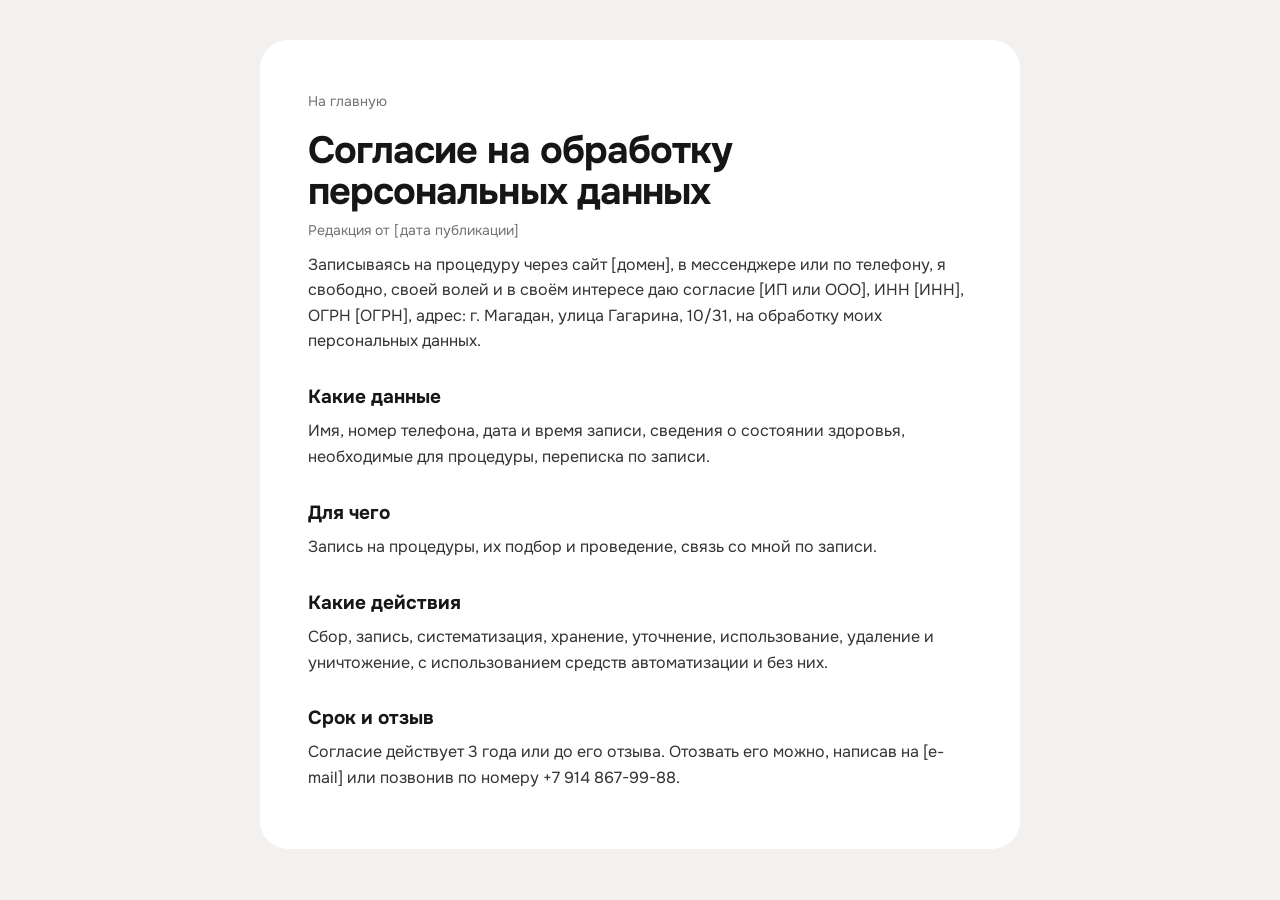
<file: consent.html>
<!doctype html>
<html lang="ru">
<head>
<meta charset="utf-8">
<meta name="viewport" content="width=device-width, initial-scale=1">
<meta name="robots" content="noindex, nofollow">
<title>Согласие на обработку персональных данных | Студия эстетики Beauty Skin</title>
<link rel="icon" href="data:image/svg+xml,%3Csvg xmlns='http://www.w3.org/2000/svg' viewBox='0 0 32 32'%3E%3Crect width='32' height='32' rx='16' fill='%230b0b0c'/%3E%3Ctext x='16' y='21.5' text-anchor='middle' font-family='Georgia' font-size='15' fill='%23b08d57'%3EB%3C/text%3E%3C/svg%3E">
<link rel="stylesheet" href="https://fonts.googleapis.com/css2?family=Onest:wght@400;600;700&display=swap">
<link rel="stylesheet" href="doc.css">
</head>
<body>
<main class="doc">
  <a class="back" href="index.html">На главную</a>
  <h1>Согласие на обработку персональных данных</h1>
  <p class="upd">Редакция от [дата публикации]</p>

  <p>Записываясь на процедуру через сайт [домен], в мессенджере или по телефону, я свободно, своей волей и в своём
  интересе даю согласие [ИП или ООО], ИНН [ИНН], ОГРН [ОГРН], адрес:
  г. Магадан, улица Гагарина, 10/31, на обработку моих персональных данных.</p>

  <h2>Какие данные</h2>
  <p>Имя, номер телефона, дата и время записи, сведения о состоянии здоровья, необходимые для процедуры, переписка по записи.</p>

  <h2>Для чего</h2>
  <p>Запись на процедуры, их подбор и проведение, связь со мной по записи.</p>

  <h2>Какие действия</h2>
  <p>Сбор, запись, систематизация, хранение, уточнение, использование, 
  удаление и уничтожение, с использованием средств автоматизации и без них.</p>

  <h2>Срок и отзыв</h2>
  <p>Согласие действует 3 года или до его отзыва. Отозвать его можно, написав на [e-mail] или позвонив
  по номеру +7 914 867-99-88.</p>
</main>
</body>
</html>
</file>
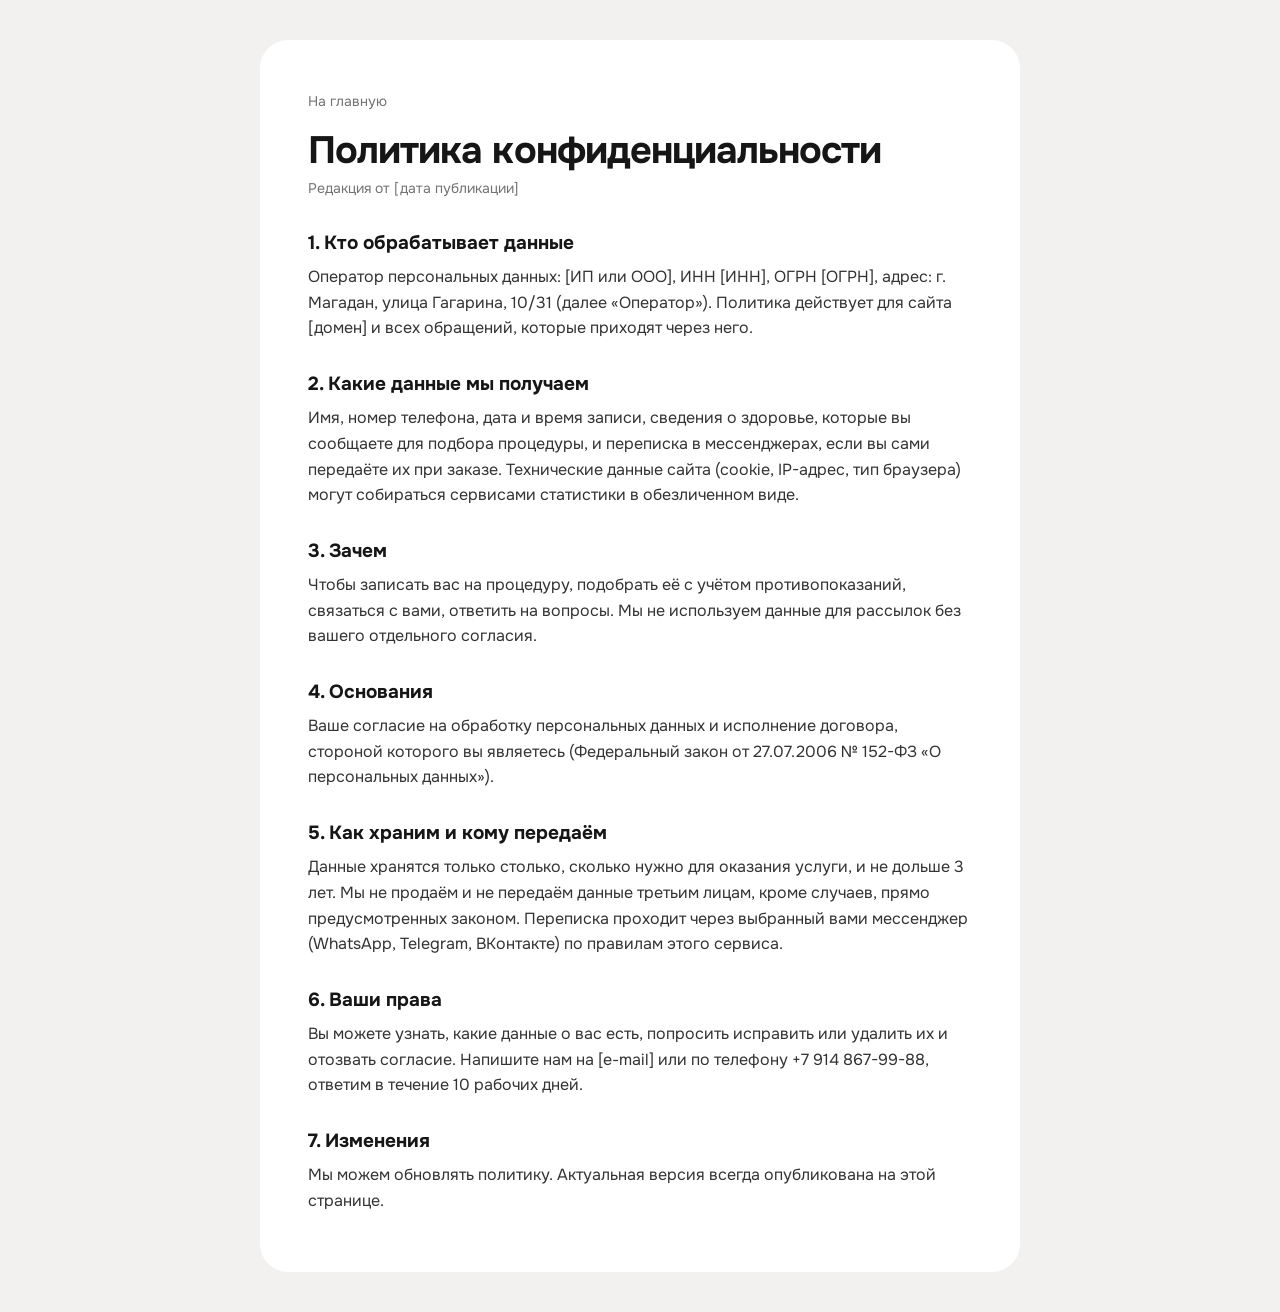
<file: privacy.html>
<!doctype html>
<html lang="ru">
<head>
<meta charset="utf-8">
<meta name="viewport" content="width=device-width, initial-scale=1">
<meta name="robots" content="noindex, nofollow">
<title>Политика конфиденциальности | Студия эстетики Beauty Skin</title>
<link rel="icon" href="data:image/svg+xml,%3Csvg xmlns='http://www.w3.org/2000/svg' viewBox='0 0 32 32'%3E%3Crect width='32' height='32' rx='16' fill='%230b0b0c'/%3E%3Ctext x='16' y='21.5' text-anchor='middle' font-family='Georgia' font-size='15' fill='%23b08d57'%3EB%3C/text%3E%3C/svg%3E">
<link rel="stylesheet" href="https://fonts.googleapis.com/css2?family=Onest:wght@400;600;700&display=swap">
<link rel="stylesheet" href="doc.css">
</head>
<body>
<main class="doc">
  <a class="back" href="index.html">На главную</a>
  <h1>Политика конфиденциальности</h1>
  <p class="upd">Редакция от [дата публикации]</p>

  <h2>1. Кто обрабатывает данные</h2>
  <p>Оператор персональных данных: [ИП или ООО], ИНН [ИНН], ОГРН [ОГРН],
  адрес: г. Магадан, улица Гагарина, 10/31 (далее «Оператор»). Политика действует для сайта [домен] и всех
  обращений, которые приходят через него.</p>

  <h2>2. Какие данные мы получаем</h2>
  <p>Имя, номер телефона, дата и время записи, сведения о здоровье, которые вы сообщаете для подбора процедуры, и переписка в
  мессенджерах, если вы сами передаёте их при заказе. Технические данные сайта (cookie, IP-адрес, тип
  браузера) могут собираться сервисами статистики в обезличенном виде.</p>

  <h2>3. Зачем</h2>
  <p>Чтобы записать вас на процедуру, подобрать её с учётом противопоказаний, связаться с вами,
  ответить на вопросы. Мы не используем данные для рассылок без вашего отдельного согласия.</p>

  <h2>4. Основания</h2>
  <p>Ваше согласие на обработку персональных данных и исполнение договора, стороной которого вы являетесь
  (Федеральный закон от 27.07.2006 № 152-ФЗ «О персональных данных»).</p>

  <h2>5. Как храним и кому передаём</h2>
  <p>Данные хранятся только столько, сколько нужно для оказания услуги, и не дольше 3 лет. Мы не продаём
  и не передаём данные третьим лицам, кроме случаев, прямо
  предусмотренных законом. Переписка проходит через выбранный вами мессенджер (WhatsApp, Telegram,
  ВКонтакте) по правилам этого сервиса.</p>

  <h2>6. Ваши права</h2>
  <p>Вы можете узнать, какие данные о вас есть, попросить исправить или удалить их и отозвать согласие.
  Напишите нам на [e-mail] или по телефону +7 914 867-99-88, ответим в течение 10 рабочих дней.</p>

  <h2>7. Изменения</h2>
  <p>Мы можем обновлять политику. Актуальная версия всегда опубликована на этой странице.</p>
</main>
</body>
</html>
</file>
<file: doc.css>
:root { --page: #f2f1ef; --card: #fff; --ink: #161616; --muted: #727272; --accent: #8a6a3a }
* { box-sizing: border-box }
body { margin: 0; background: var(--page); color: var(--ink); font: 400 16px/1.6 "Onest", system-ui, sans-serif; padding: 16px }
.doc { max-width: 760px; margin: 24px auto; background: var(--card); border-radius: 28px; padding: clamp(24px, 5vw, 48px) }
.back { color: var(--muted); text-decoration: none; font-size: 14px }
.back:hover { color: var(--ink) }
h1 { font-size: clamp(28px, 4vw, 38px); letter-spacing: -0.025em; line-height: 1.1; margin: 16px 0 6px }
h2 { font-size: 19px; margin: 28px 0 6px }
p { margin: 0 0 10px; color: #333 }
.upd { color: var(--muted); font-size: 14px }
</file>
